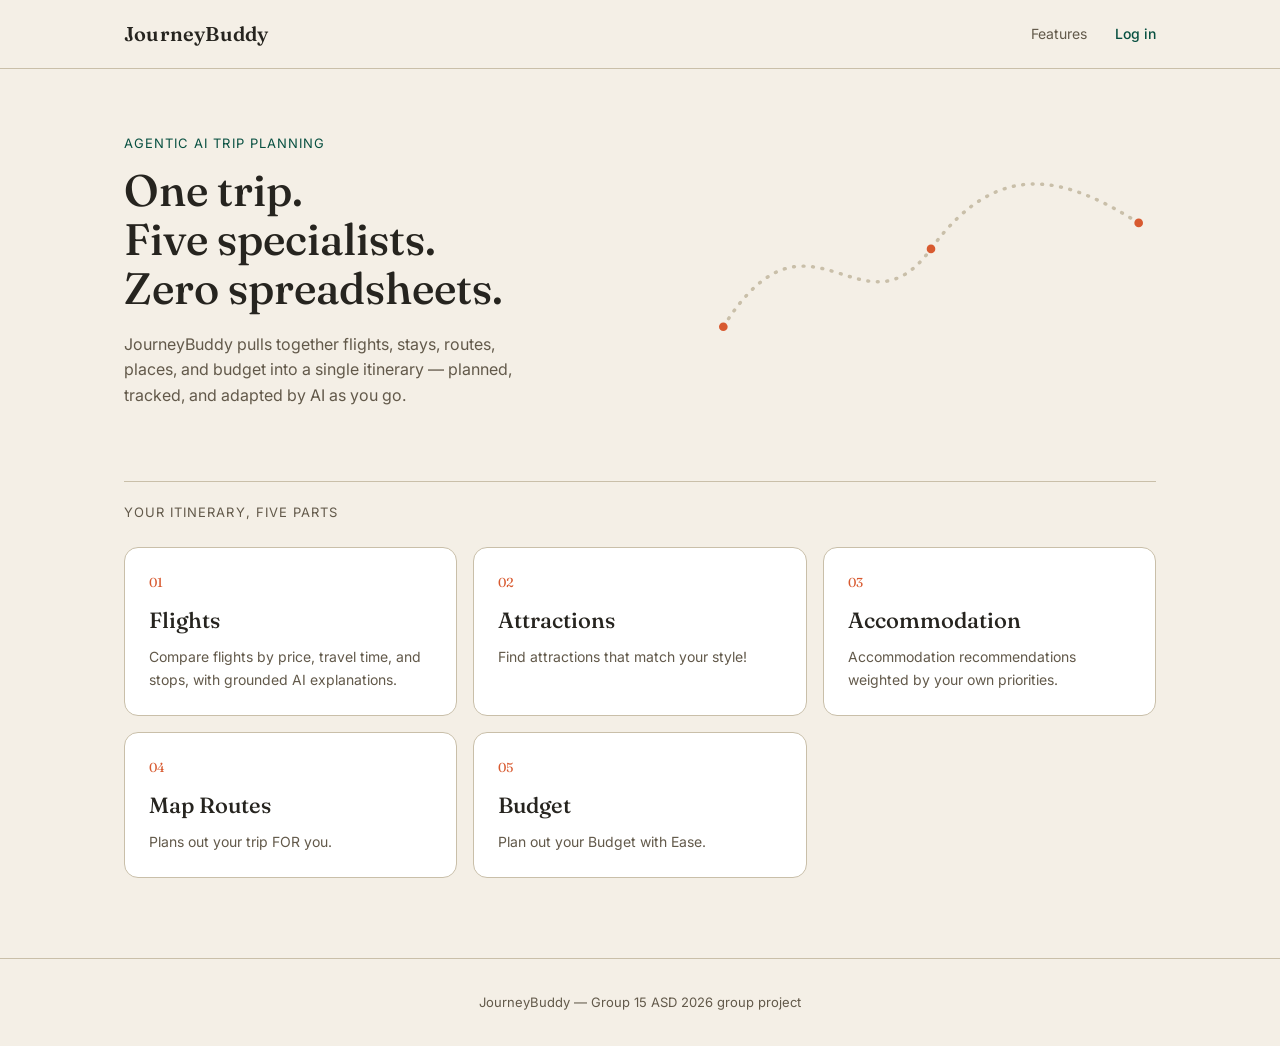
<file: shared/frontend/index.html>
<!DOCTYPE html>
<html lang="en">

<head>
  <meta charset="UTF-8">
  <meta name="viewport" content="width=device-width, initial-scale=1.0">
  <title>JourneyBuddy — Plan your trip with your personal AI Buddy</title>
  <link rel="preconnect" href="https://fonts.googleapis.com">
  <link rel="preconnect" href="https://fonts.gstatic.com" crossorigin>
  <link
    href="https://fonts.googleapis.com/css2?family=Fraunces:opsz,wght@9..144,400;9..144,500;9..144,600&family=Inter:wght@400;500;600&display=swap"
    rel="stylesheet">
  <link rel="stylesheet" href="css/style.css">
</head>

<body>

  <header class="topbar">
    <div class="topbar-inner">
      <span class="brand">JourneyBuddy</span>
      <nav class="topnav">
        <a href="#features">Features</a>
        <a href="login.html" id="auth-link" class="auth-link">Log in</a>

      </nav>
    </div>
  </header>

  <main>
    <section class="hero">
      <div class="hero-inner">
        <p class="eyebrow">Agentic AI trip planning</p>
        <h1>One trip.<br>Five specialists.<br>Zero spreadsheets.</h1>
        <p class="hero-sub">JourneyBuddy pulls together flights, stays, routes, places, and budget into a single
          itinerary —
          planned, tracked, and adapted by AI as you go.</p>
      </div>
      <div class="route-map" aria-hidden="true">
        <svg viewBox="0 0 520 220" width="100%" height="100%">
          <path d="M20,180 C120,20 180,200 260,90 S420,10 500,60" fill="none" stroke="var(--line)" stroke-width="4"
            stroke-dasharray="1 10" stroke-linecap="round" />
          <circle cx="20" cy="180" r="5" fill="var(--coral)" />
          <circle cx="260" cy="90" r="5" fill="var(--coral)" />
          <circle cx="500" cy="60" r="5" fill="var(--coral)" />
        </svg>
      </div>
    </section>

    <section class="features" id="features">
      <p class="section-label">Your itinerary, five parts</p>
      <div class="feature-grid">

        <a class="feature-card" href="http://localhost:3005" data-feature="flights" data-requires-login="true">
          <span class="card-index">01</span>
          <h2>Flights</h2>
          <p>Compare flights by price, travel time, and stops, with grounded AI explanations.</p>
        </a>


        <a class="feature-card" href="http://localhost:3004" data-feature="places" data-requires-login="true">
          <span class="card-index">02</span>
          <h2>Attractions</h2>
          <p>Find attractions that match your style!</p>
        </a>

        <a class="feature-card" href="http://localhost:3003" data-feature="stays" data-requires-login="true">
          <span class="card-index">03</span>
          <h2>Accommodation</h2>
          <p>Accommodation recommendations weighted by your own priorities.</p>
        </a>


        <a class="feature-card" href="http://localhost:3001" data-feature="routes" data-requires-login="true">
          <span class="card-index">04</span>
          <h2>Map Routes</h2>
          <p>Plans out your trip FOR you.</p>
        </a>

        <a class="feature-card" href="http://localhost:3002" data-feature="budget" data-requires-login="true">
          <span class="card-index">05</span>
          <h2>Budget</h2>
          <p>Plan out your Budget with Ease.</p>
        </a>

      </div>
    </section>
  </main>

  <footer class="site-footer">
    <p>JourneyBuddy — Group 15 ASD 2026 group project</p>
  </footer>

  <script src="js/main.js"></script>
</body>

</html>
</file>
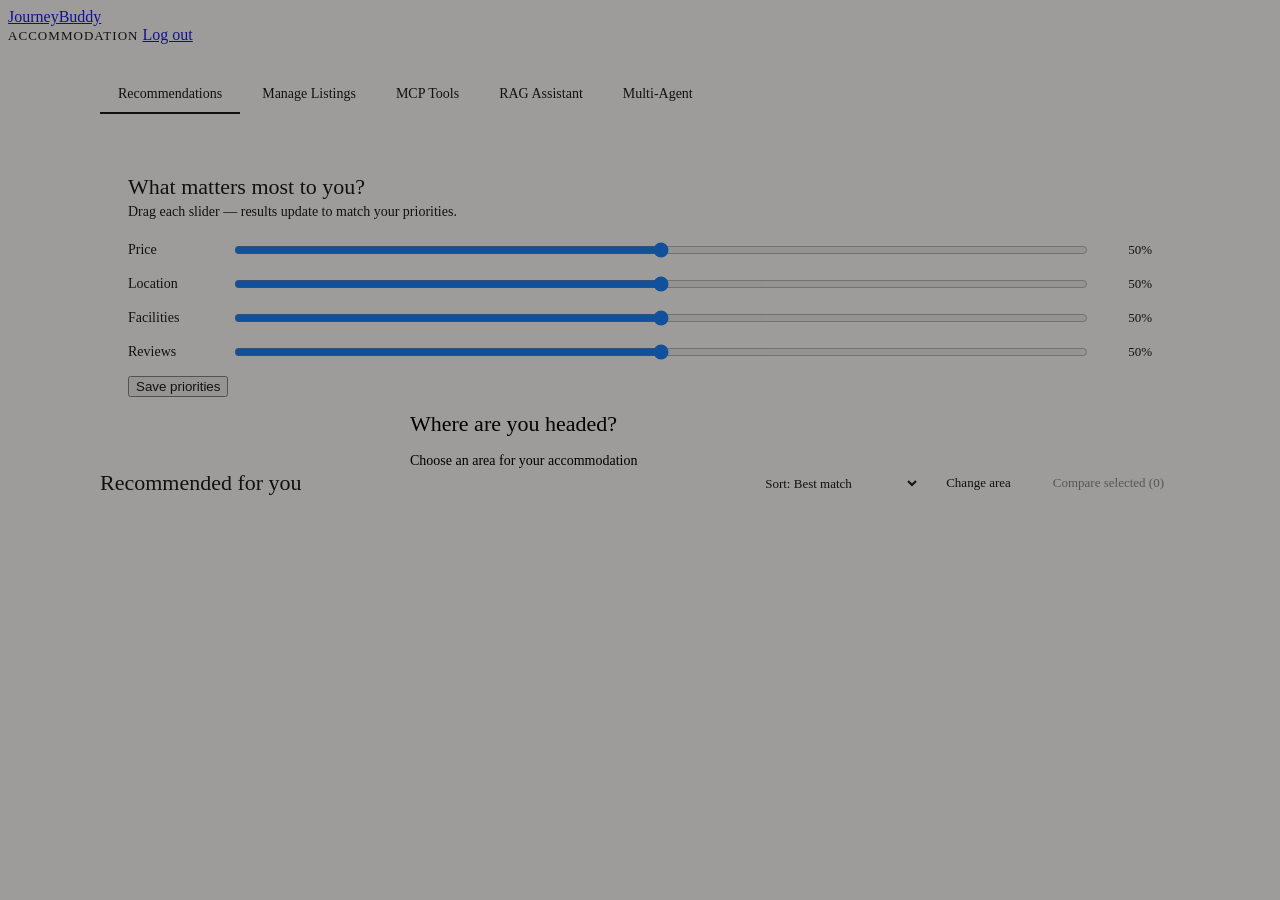
<file: student-RenzoRobin/frontend/index.html>
<!DOCTYPE html>
<html lang="en">

<head>
    <meta charset="UTF-8">
    <meta name="viewport" content="width=device-width, initial-scale=1.0">
    <title>JourneyBuddy — Accommodation</title>
    <link rel="preconnect" href="https://fonts.googleapis.com">
    <link rel="preconnect" href="https://fonts.gstatic.com" crossorigin>
    <link
        href="https://fonts.googleapis.com/css2?family=Fraunces:opsz,wght@9..144,400;9..144,500;9..144,600&family=Inter:wght@400;500;600&display=swap"
        rel="stylesheet">
    <link rel="stylesheet" href="http://localhost:3000/css/style.css">
    <link rel="stylesheet" href="./css/accommodation.css">
    <!-- <link rel="stylesheet" href="/css/accommodation.css"> -->
</head>

<body>

    <header class="topbar">
        <div class="topbar-inner">
            <a class="brand" href="http://localhost:3000">JourneyBuddy</a>
            <nav class="topnav">
                <span class="feature-label">Accommodation</span>
                <a href="#"
                    onclick="logOut(); window.location.href='http://localhost:3000/login.html'; return false;">Log
                    out</a>
            </nav>
        </div>
    </header>

    <main class="stays-main">

        <div class="tabs">
            <button class="tab-btn active" data-tab="recommend">Recommendations</button>
            <button class="tab-btn" data-tab="manage" id="manage-tab-btn">Manage Listings</button>
            <button class="tab-btn" data-tab="mcp" id="mcp-tab-btn">MCP Tools</button>
            <button class="tab-btn" data-tab="rag" id="rag-tab-btn">RAG Assistant</button>
            <button class="tab-btn" data-tab="multiagent" id="multiagent-tab-btn">Multi-Agent</button>
        </div>


        <div id="area-select-modal" class="modal-overlay">
            <div class="modal-box">
                <h2>Where are you headed?</h2>
                <p class="panel-sub">Choose an area for your accommodation</p>
                <div id="area-options" class="area-options"></div>
            </div>
        </div>

        <!-- ===================== RECOMMENDATIONS TAB ===================== -->
        <section id="tab-recommend" class="tab-panel active">

            <div class="priority-panel">
                <h2>What matters most to you?</h2>
                <p class="panel-sub">Drag each slider — results update to match your priorities.</p>

                <div class="slider-row">
                    <label for="w-price">Price</label>
                    <input type="range" id="w-price" min="0" max="100" value="50">
                    <span class="slider-val" id="w-price-val">50%</span>
                </div>
                <div class="slider-row">
                    <label for="w-location">Location</label>
                    <input type="range" id="w-location" min="0" max="100" value="50">
                    <span class="slider-val" id="w-location-val">50%</span>
                </div>
                <div class="slider-row">
                    <label for="w-facility">Facilities</label>
                    <input type="range" id="w-facility" min="0" max="100" value="50">
                    <span class="slider-val" id="w-facility-val">50%</span>
                </div>
                <div class="slider-row">
                    <label for="w-review">Reviews</label>
                    <input type="range" id="w-review" min="0" max="100" value="50">
                    <span class="slider-val" id="w-review-val">50%</span>
                </div>

                <button class="btn-primary" id="save-priorities">Save priorities</button>
            </div>

            <div class="results-header">
                <h2>Recommended for you</h2>
                <div class="results-controls">
                    <select id="sort-select">
                        <option value="score">Sort: Best match</option>
                        <option value="price">Sort: Price (low to high)</option>
                        <option value="rating">Sort: Rating</option>
                    </select>
                    <button class="btn-secondary" id="change-area-btn">Change area</button>
                    <button class="btn-secondary" id="compare-btn" disabled>Compare selected (0)</button>
                </div>
            </div>
            <p id="selected-area-label" class="panel-sub"></p>
            <div id="results-grid" class="results-grid"></div>

        </section>

        <!-- ===================== COMPARATOR (modal) ===================== -->
        <div id="compare-modal" class="modal-overlay" hidden>
            <div class="modal-box modal-wide">
                <button class="modal-close" id="compare-close">&times;</button>
                <h2>Compare stays</h2>
                <div id="compare-table-wrap"></div>
            </div>
        </div>

        <!-- ===================== DETAIL VIEW (modal) ===================== -->
        <div id="detail-modal" class="modal-overlay" hidden>
            <div class="modal-box">
                <button class="modal-close" id="detail-close">&times;</button>
                <div id="detail-content"></div>
            </div>
        </div>

        <!-- ===================== MANAGE LISTINGS TAB ===================== -->
        <section id="tab-manage" class="tab-panel">

            <div class="manage-header">
                <h2>Manage listings</h2>
                <button class="btn-primary" id="add-listing-btn">+ Add listing</button>
            </div>

            <table class="manage-table">
                <thead>
                    <tr>
                        <th>Name</th>
                        <th>City / Area</th>
                        <th>Rating</th>
                        <th>From</th>
                        <th></th>
                    </tr>
                </thead>
                <tbody id="manage-tbody"></tbody>
            </table>

        </section>

        <section id="tab-mcp" class="tab-panel">

            <div class="priority-panel">
                <h2>MCP Tools</h2>
                <p class="panel-sub">Run shared MCP tools against the accommodation data.</p>

                <div class="slider-row">
                    <label for="mcp-mode-toggle">MCP Enabled</label>
                    <input type="checkbox" id="mcp-mode-toggle" checked>
                    <span class="slider-val" id="mcp-mode-state">ON</span>
                </div>
            </div>

            <div class="results-header">
                <h2>Accommodations by City</h2>
            </div>
            <form id="mcp-city-form" class="listing-form-modal-fields">
                <input class="field-input" type="text" id="mcp_city_area" placeholder="e.g. Sydney" required>
                <button class="btn-primary" type="submit">Run Tool</button>
            </form>

            <div class="results-header">
                <h2>Accommodation Details</h2>
            </div>
            <form id="mcp-details-form" class="listing-form-modal-fields">
                <input class="field-input" type="number" id="mcp_accommodation_id" placeholder="Accommodation ID"
                    required>
                <button class="btn-primary" type="submit">Run Tool</button>
            </form>

            <div class="results-header">
                <h2>Result</h2>
            </div>
            <pre id="mcp-result" class="panel-sub">MCP tool responses will appear here.</pre>

        </section>

        <section id="tab-rag" class="tab-panel">

            <div class="priority-panel">
                <h2>RAG Assistant</h2>
                <p class="panel-sub">Ask grounded questions about accommodations. Answers cite their sources and show a
                    confidence category.</p>

                <div class="slider-row">
                    <label for="rag-mode-toggle">RAG Enabled</label>
                    <input type="checkbox" id="rag-mode-toggle" checked>
                    <span class="slider-val" id="rag-mode-state">ON</span>
                </div>
            </div>

            <div class="results-header">
                <h2>Refresh Knowledge Base</h2>
            </div>
            <form id="rag-refresh-form" class="listing-form-modal-fields">
                <button class="btn-secondary" type="submit">Refresh Corpus</button>
            </form>

            <div class="results-header">
                <h2>Ask a Question</h2>
            </div>
            <form id="rag-answer-form" class="listing-form-modal-fields">
                <input class="field-input" type="text" id="rag_question"
                    placeholder="e.g. What accommodations are in Kyoto?" required>
                <button class="btn-primary" type="submit">Ask</button>
            </form>

            <div class="results-header">
                <h2>Answer</h2>
            </div>
            <div id="rag-answer-box" class="panel-sub">Answers will appear here, with citations and a confidence
                category.</div>

            <div class="results-header">
                <h2>Raw Result</h2>
            </div>
            <pre id="rag-result" class="panel-sub">RAG tool responses will appear here.</pre>

        </section>

        <section id="tab-multiagent" class="tab-panel">

            <div class="priority-panel">
                <h2>Multi-Agent Review</h2>
                <p class="panel-sub">A Planner, Worker and Reviewer agent answer from MCP evidence. You make the
                    final decision.</p>

                <div class="slider-row">
                    <label for="multiagent-mode-toggle">Multi-Agent Enabled</label>
                    <input type="checkbox" id="multiagent-mode-toggle" checked>
                    <span class="slider-val" id="multiagent-mode-state">ON</span>
                </div>
            </div>

            <div class="results-header">
                <h2>Ask the Agents</h2>
            </div>
            <form id="multiagent-form" class="listing-form-modal-fields">
                <input class="field-input" type="text" id="multiagent_city"
                    placeholder="City / area for evidence, e.g. Kyoto" required>
                <input class="field-input" type="text" id="multiagent_question"
                    placeholder="e.g. Which stays include breakfast?" required>
                <button class="btn-primary" type="submit">Run Agents</button>
            </form>

            <div class="results-header">
                <h2>Agent Steps</h2>
            </div>
            <div id="multiagent-steps" class="panel-sub">Agent output will appear here.</div>

            <div id="multiagent-review" hidden>
                <div class="results-header">
                    <h2>Human Review</h2>
                </div>
                <input class="field-input" type="text" id="multiagent-note" placeholder="Optional note">
                <textarea class="field-input" id="multiagent-corrected" rows="3"
                    placeholder="Corrected answer (required for Correct)"></textarea>
                <div class="ma-decisions">
                    <button class="btn-primary" type="button" data-decision="accept">Accept</button>
                    <button class="btn-secondary" type="button" data-decision="partial">Partially accept</button>
                    <button class="btn-secondary" type="button" data-decision="correct">Correct</button>
                    <button class="btn-secondary" type="button" data-decision="reject">Reject</button>
                </div>
                <p id="multiagent-decision-status" class="panel-sub"></p>
            </div>

            <div class="results-header">
                <h2>Raw Result</h2>
            </div>
            <pre id="multiagent-result" class="panel-sub">Multi-Agent responses will appear here.</pre>

        </section>

        <!-- ===================== ADD/EDIT LISTING FORM (modal) ===================== -->
        <div id="listing-form-modal" class="modal-overlay" hidden>
            <div class="modal-box modal-wide">
                <button class="modal-close" id="listing-form-close">&times;</button>
                <h2 id="listing-form-title">Add listing</h2>
                <form id="listing-form">
                    <input type="hidden" id="f-id">

                    <label class="field-label" for="f-name">Name</label>
                    <input class="field-input" type="text" id="f-name" required>

                    <label class="field-label" for="f-city">City / area</label>
                    <input class="field-input" type="text" id="f-city" required>

                    <label class="field-label" for="f-desc">Description</label>
                    <textarea class="field-input" id="f-desc" rows="3"></textarea>

                    <label class="field-label" for="f-facilities">Facilities (comma-separated)</label>
                    <input class="field-input" type="text" id="f-facilities" placeholder="wifi, pool, parking">

                    <label class="field-label" for="f-price">Price per night ($)</label>
                    <input class="field-input" type="number" id="f-price" min="0" required>

                    <label class="field-label" for="f-rating">Average rating (0–5)</label>
                    <input class="field-input" type="number" id="f-rating" min="0" max="5" step="0.1" required>

                    <button class="btn-primary" type="submit">Save listing</button>
                </form>
                <div id="rooms-section" hidden>
                    <h3 class="rooms-heading">Rooms</h3>
                    <div id="rooms-list"></div>

                    <div class="room-add-row">
                        <input class="field-input" type="text" id="new-room-name" placeholder="Room name">
                        <div class="room-add-row-fields">
                            <input class="field-input" type="number" id="new-room-price" placeholder="Price/night"
                                min="0">
                            <input class="field-input" type="number" id="new-room-capacity" placeholder="Capacity"
                                min="1" value="2">
                            <input class="field-input" type="number" id="new-room-available" placeholder="Available"
                                min="0" value="1">
                            <button class="btn-secondary" id="add-room-btn" type="button">+ Add room</button>
                        </div>
                    </div>
                </div>
            </div>
        </div>

    </main>

    <script src="http://localhost:3000/js/main.js"></script>
    <script src="./js/accommodation.js"></script>
    <script src="./js/mcp.js"></script>
    <script src="./js/rag.js"></script>
    <script src="./js/multiagent.js"></script>
</body>

</html>
</file>
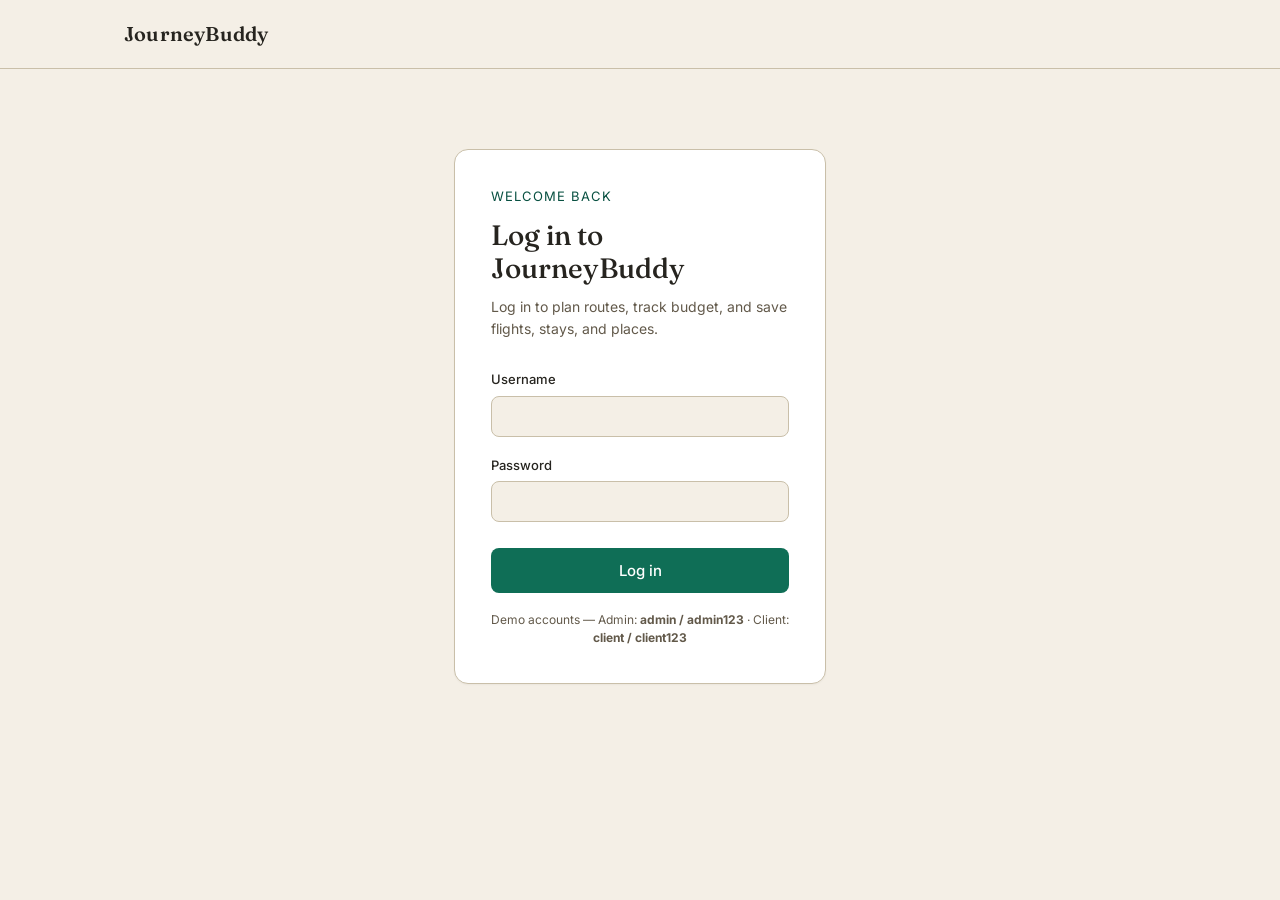
<file: shared/frontend/login.html>
<!DOCTYPE html>
<html lang="en">

<head>
    <meta charset="UTF-8">
    <meta name="viewport" content="width=device-width, initial-scale=1.0">
    <title>JourneyBuddy — Log in</title>
    <link rel="preconnect" href="https://fonts.googleapis.com">
    <link rel="preconnect" href="https://fonts.gstatic.com" crossorigin>
    <link
        href="https://fonts.googleapis.com/css2?family=Fraunces:opsz,wght@9..144,400;9..144,500;9..144,600&family=Inter:wght@400;500;600&display=swap"
        rel="stylesheet">
    <link rel="stylesheet" href="css/style.css">
</head>

<body>

    <header class="topbar">
        <div class="topbar-inner">
            <a class="brand" href="index.html">JourneyBuddy</a>
        </div>
    </header>

    <main class="login-main">
        <form class="login-card" id="login-form">
            <p class="eyebrow">Welcome back</p>
            <h1 class="login-title">Log in to JourneyBuddy</h1>
            <p class="login-sub">Log in to plan routes, track budget, and save flights, stays, and places.</p>

            <label class="field-label" for="username">Username</label>
            <input class="field-input" type="text" id="username" name="username" autocomplete="username" required>

            <label class="field-label" for="password">Password</label>
            <input class="field-input" type="password" id="password" name="password" autocomplete="current-password"
                required>

            <p class="field-error" id="login-error" hidden>Invalid username or password.</p>

            <button class="btn-primary" type="submit">Log in</button>
            <p class="login-note">Demo accounts — Admin: <strong>admin / admin123</strong> · Client: <strong>client /
                    client123</strong></p>
        </form>
    </main>

    <script src="js/main.js"></script>
</body>

</html>
</file>
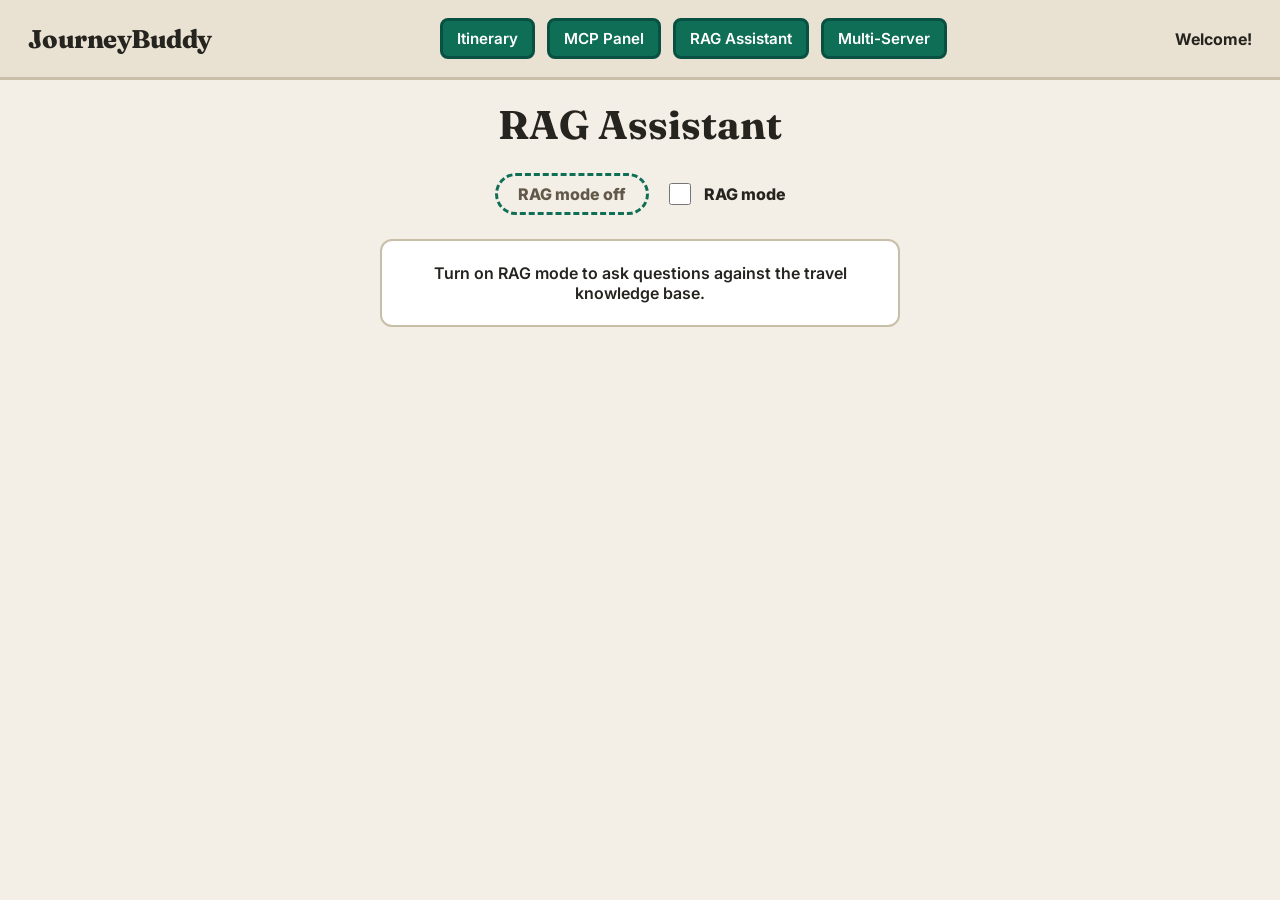
<file: student-AlvindhoEdlyn/frontend/rag_frontend.html>
<!DOCTYPE html>
<html lang="en">

<head>
  <meta charset="UTF-8">
  <meta name="viewport" content="width=device-width, initial-scale=1.0">
  <title>JourneyBuddy — RAG MODE</title>
  <link rel="stylesheet" href="css/style.css">
</head>

<body>

<header class="app-header">
    <div class="brand">
        <a href="http://localhost:3000">JourneyBuddy</a>
    </div>

    <!-- Navigation Links -->
    <nav class="nav-menu">
        <a href="/" class="nav-link-btn">Itinerary</a>
        <a href="/mcp_frontend.html" class="nav-link-btn">MCP Panel</a>
        <a href="/rag_frontend.html" class="nav-link-btn">RAG Assistant</a>
        <a href="/multi_server_frontend.html" class="nav-link-btn">Multi-Server</a>
    </nav>

    <div class="user-area">
        <span>Welcome!</span>
    </div>
</header>

<main>
  <h1 class="title">RAG Assistant</h1>

  <div class="mcp-bar">
    <span id="ragStatus" class="mcp-status off">RAG mode off</span>
    <label class="mcp-switch">
      <input type="checkbox" id="ragToggle" role="switch">
      RAG mode
    </label>
    <button type="button" id="ragRefresh" class="btn mcp-run" hidden>Refresh corpus</button>
  </div>

  <p id="ragOffNote" class="mcp-off-note">Turn on RAG mode to ask questions against the travel knowledge base.</p>

  <section id="ragPanel" hidden>
    <div class="plan-frame">
      <div class="mcp-tool">
        <h2>Ask a question</h2>
        <p class="mcp-desc">Retrieves the top 5 most relevant context chunks for your question.</p>

        <div class="mcp-fields">
          <label class="mcp-field" style="flex: 1; min-width: 280px;">
            Question *
            <input type="text" id="ragQuestion" placeholder="e.g. What can I do in Bondi Beach if it's raining?">
          </label>
        </div>

        <button type="button" id="ragSearchBtn" class="btn mcp-run">Search</button>

        <pre id="ragOut" class="mcp-out"></pre>
        <div id="ragMeta" class="mcp-meta"></div>
      </div>
    </div>

    <h2 class="mcp-log-title">Call log</h2>
    <ul id="ragLog" class="mcp-log"><li>No calls yet.</li></ul>
  </section>
</main>

<script src="http://localhost:3000/js/main.js"></script>
<script src="js/rag_script.js"></script>
</body>
</html>
</file>
<file: shared/frontend/css/style.css>
:root {
    --sand: #F4EFE6;
    --sand-deep: #E9E1D2;
    --ink: #26241F;
    --ink-soft: #62594A;
    --teal: #0F6E56;
    --teal-deep: #085041;
    --coral: #D85A30;
    --line: #C9BFA9;
    --card-bg: #FFFFFF;
    --radius: 14px;
    --font-display: "Fraunces", serif;
    --font-body: "Inter", -apple-system, BlinkMacSystemFont, sans-serif;
}

* {
    box-sizing: border-box;
}

body {
    margin: 0;
    background: var(--sand);
    color: var(--ink);
    font-family: var(--font-body);
    line-height: 1.6;
}

a {
    color: inherit;
    text-decoration: none;
}

/* Topbar */
.topbar {
    border-bottom: 1px solid var(--line);
    background: var(--sand);
    position: sticky;
    top: 0;
    z-index: 10;
}

.topbar-inner {
    max-width: 1080px;
    margin: 0 auto;
    padding: 18px 24px;
    display: flex;
    align-items: center;
    justify-content: space-between;
}

.brand {
    font-family: var(--font-display);
    font-weight: 600;
    font-size: 20px;
    letter-spacing: 0.01em;
}

.topnav {
    display: flex;
    align-items: center;
}

.topnav a {
    margin-left: 28px;
    font-size: 14px;
    color: var(--ink-soft);
}

.topnav a:hover {
    color: var(--teal-deep);
}

.auth-link {
    color: var(--teal-deep) !important;
    font-weight: 500;
}

/* Hero */
.hero {
    max-width: 1080px;
    margin: 0 auto;
    padding: 64px 24px 40px;
    display: grid;
    grid-template-columns: 1.1fr 0.9fr;
    gap: 32px;
    align-items: center;
}

.eyebrow {
    font-size: 13px;
    text-transform: uppercase;
    letter-spacing: 0.08em;
    color: var(--teal-deep);
    margin: 0 0 12px;
}

.hero h1 {
    font-family: var(--font-display);
    font-weight: 500;
    font-size: 44px;
    line-height: 1.12;
    margin: 0 0 18px;
}

.hero-sub {
    font-size: 16px;
    color: var(--ink-soft);
    max-width: 42ch;
    margin: 0;
}

.route-map {
    min-height: 200px;
}

/* Features */
.features {
    max-width: 1080px;
    margin: 0 auto;
    padding: 20px 24px 80px;
}

.section-label {
    font-size: 13px;
    text-transform: uppercase;
    letter-spacing: 0.08em;
    color: var(--ink-soft);
    border-top: 1px solid var(--line);
    padding-top: 20px;
    margin-bottom: 24px;
}

.feature-grid {
    display: grid;
    grid-template-columns: repeat(3, 1fr);
    gap: 16px;
}

.feature-card {
    background: var(--card-bg);
    border: 1px solid var(--line);
    border-radius: var(--radius);
    padding: 24px;
    display: block;
    transition: border-color 0.15s ease, transform 0.15s ease;
}

.feature-card:hover {
    border-color: var(--teal);
    transform: translateY(-2px);
}

.card-index {
    font-family: var(--font-display);
    font-size: 13px;
    color: var(--coral);
    display: block;
    margin-bottom: 10px;
}

.feature-card h2 {
    font-family: var(--font-display);
    font-weight: 500;
    font-size: 22px;
    margin: 0 0 8px;
}

.feature-card p {
    font-size: 14px;
    color: var(--ink-soft);
    margin: 0;
}

/* Footer */
.site-footer {
    border-top: 1px solid var(--line);
    padding: 20px 24px;
    text-align: center;
    font-size: 13px;
    color: var(--ink-soft);
}

/* ===================== Login page ===================== */
.login-main {
    max-width: 420px;
    margin: 0 auto;
    padding: 80px 24px;
    display: block;
}

.login-card {
    background: var(--card-bg);
    border: 1px solid var(--line);
    border-radius: var(--radius);
    padding: 36px;
    box-shadow: 0 1px 2px rgba(38, 36, 31, 0.04);
}

.login-title {
    font-family: var(--font-display);
    font-weight: 500;
    font-size: 28px;
    line-height: 1.2;
    margin: 4px 0 10px;
}

.login-sub {
    font-size: 14px;
    color: var(--ink-soft);
    margin: 0 0 28px;
}

.field-label {
    display: block;
    width: 100%;
    font-size: 13px;
    font-weight: 500;
    color: var(--ink);
    margin: 18px 0 6px;
}

.login-card .field-label:first-of-type {
    margin-top: 0;
}

.field-input {
    display: block;
    width: 100%;
    padding: 11px 14px;
    border: 1px solid var(--line);
    border-radius: 8px;
    font-family: var(--font-body);
    font-size: 14px;
    background: var(--sand);
    color: var(--ink);
}

.field-input:focus-visible {
    outline: 2px solid var(--teal);
    outline-offset: 1px;
    border-color: var(--teal);
}

.field-error {
    color: #B3341C;
    font-size: 13px;
    margin: 10px 0 0;
}

.btn-primary {
    display: block;
    width: 100%;
    margin-top: 26px;
    padding: 13px;
    border: none;
    border-radius: 8px;
    background: var(--teal);
    color: #FFFFFF;
    font-family: var(--font-body);
    font-size: 15px;
    font-weight: 500;
    cursor: pointer;
}

.btn-primary:hover {
    background: var(--teal-deep);
}

.login-note {
    font-size: 12px;
    color: var(--ink-soft);
    margin: 18px 0 0;
    text-align: center;
    line-height: 1.5;
}

/* Focus visibility */
a:focus-visible {
    outline: 2px solid var(--teal);
    outline-offset: 2px;
}

/* Responsive */
@media (max-width: 860px) {
    .hero {
        grid-template-columns: 1fr;
    }

    .feature-grid {
        grid-template-columns: 1fr 1fr;
    }
}

@media (max-width: 560px) {
    .hero h1 {
        font-size: 32px;
    }

    .feature-grid {
        grid-template-columns: 1fr;
    }

    .login-main {
        padding: 40px 20px;
    }

    .login-card {
        padding: 24px;
    }
}

@media (prefers-reduced-motion: reduce) {
    .feature-card {
        transition: none;
    }
}
</file>
<file: student-RenzoRobin/frontend/css/accommodation.css>
/* ==========================================================
   Stays (Accommodation Recommender) — feature-specific styles
   Load this AFTER css/style.css (the shared Wayfare theme).
   ========================================================== */

.feature-label {
    font-size: 13px;
    text-transform: uppercase;
    letter-spacing: 0.08em;
    color: var(--ink-soft);
}

.stays-main {
    max-width: 1080px;
    margin: 0 auto;
    padding: 32px 24px 80px;
}

/* Tabs */
.tabs {
    display: flex;
    gap: 4px;
    border-bottom: 1px solid var(--line);
    margin-bottom: 32px;
}

.tab-btn {
    background: none;
    border: none;
    padding: 10px 18px;
    font-family: var(--font-body);
    font-size: 14px;
    font-weight: 500;
    color: var(--ink-soft);
    cursor: pointer;
    border-bottom: 2px solid transparent;
}

.tab-btn.active {
    color: var(--teal-deep);
    border-bottom-color: var(--teal);
}

.tab-panel {
    display: none;
}

.tab-panel.active {
    display: block;
}

/* Ask AI panel */
.ask-panel {
    background: var(--card-bg);
    border: 1px solid var(--line);
    border-radius: var(--radius);
    padding: 28px;
    margin-bottom: 40px;
}

.ask-panel h2 {
    font-family: var(--font-display);
    font-weight: 500;
    font-size: 22px;
    margin: 0 0 4px;
}

.ask-row {
    display: flex;
    gap: 10px;
    margin-top: 16px;
}

.ask-row .field-input {
    flex: 1;
    margin: 0;
}

.ask-response {
    margin-top: 14px;
    font-size: 14px;
    color: var(--ink-soft);
    line-height: 1.6;
}

.ask-response.loading {
    font-style: italic;
}

.explain-box {
    margin-top: 14px;
    padding: 12px 14px;
    background: var(--sand);
    border-radius: 8px;
    font-size: 13px;
    color: var(--ink-soft);
}

/* Priority panel */
.priority-panel {
    background: var(--card-bg);
    border: 1px solid var(--line);
    border-radius: var(--radius);
    padding: 28px;
    margin-bottom: 40px;
}

.priority-panel h2 {
    font-family: var(--font-display);
    font-weight: 500;
    font-size: 22px;
    margin: 0 0 4px;
}

.panel-sub {
    font-size: 14px;
    color: var(--ink-soft);
    margin: 0 0 20px;
}

.slider-row {
    display: grid;
    grid-template-columns: 90px 1fr 48px;
    align-items: center;
    gap: 14px;
    margin-bottom: 14px;
}

.slider-row label {
    font-size: 14px;
    font-weight: 500;
}

.slider-row input[type="range"] {
    accent-color: var(--teal);
}

.slider-val {
    font-size: 13px;
    color: var(--ink-soft);
    text-align: right;
}

.btn-secondary {
    padding: 10px 16px;
    border: 1px solid var(--line);
    border-radius: 8px;
    background: var(--card-bg);
    color: var(--ink);
    font-family: var(--font-body);
    font-size: 13px;
    cursor: pointer;
}

.btn-secondary:disabled {
    opacity: 0.5;
    cursor: not-allowed;
}

.btn-secondary:not(:disabled):hover {
    border-color: var(--teal);
}

/* Results */
.results-header {
    display: flex;
    align-items: center;
    justify-content: space-between;
    margin-bottom: 18px;
    flex-wrap: wrap;
    gap: 12px;
}

.results-header h2 {
    font-family: var(--font-display);
    font-weight: 500;
    font-size: 22px;
    margin: 0;
}

.results-controls {
    display: flex;
    gap: 10px;
    align-items: center;
}

select {
    padding: 9px 12px;
    border: 1px solid var(--line);
    border-radius: 8px;
    background: var(--card-bg);
    font-family: var(--font-body);
    font-size: 13px;
}

.results-grid {
    display: grid;
    grid-template-columns: repeat(3, 1fr);
    gap: 16px;
}

.stay-card {
    background: var(--card-bg);
    border: 1px solid var(--line);
    border-radius: var(--radius);
    padding: 18px;
    cursor: pointer;
    transition: border-color 0.15s ease, transform 0.15s ease;
}

.stay-card:hover {
    border-color: var(--teal);
    transform: translateY(-2px);
}

.stay-card-top {
    display: flex;
    justify-content: space-between;
    align-items: flex-start;
    margin-bottom: 6px;
}

.stay-score {
    background: var(--teal);
    color: #fff;
    font-size: 12px;
    font-weight: 600;
    padding: 3px 9px;
    border-radius: 999px;
}

.stay-card h3 {
    font-family: var(--font-display);
    font-weight: 500;
    font-size: 18px;
    margin: 0 0 2px;
}

.stay-city {
    font-size: 13px;
    color: var(--ink-soft);
    margin: 0 0 10px;
}

.stay-meta {
    display: flex;
    justify-content: space-between;
    font-size: 13px;
    color: var(--ink-soft);
    margin-bottom: 10px;
}

.stay-facilities {
    display: flex;
    flex-wrap: wrap;
    gap: 6px;
}

.chip {
    font-size: 11px;
    background: var(--sand);
    border: 1px solid var(--line);
    border-radius: 999px;
    padding: 3px 9px;
    color: var(--ink-soft);
}

.compare-check {
    margin-top: 12px;
    display: flex;
    align-items: center;
    gap: 6px;
    font-size: 13px;
}

/* Modals */
.modal-overlay {
    position: fixed;
    inset: 0;
    background: rgba(38, 36, 31, 0.45);
    display: flex;
    align-items: center;
    justify-content: center;
    z-index: 100;
    padding: 20px;
}

.modal-overlay[hidden] {
    display: none !important;
}

.modal-box {
    background: var(--card-bg);
    border-radius: var(--radius);
    padding: 28px;
    max-width: 460px;
    width: 100%;
    max-height: 85vh;
    overflow-y: auto;
    position: relative;
}

.modal-wide {
    max-width: 760px;
}

.modal-close {
    position: absolute;
    top: 14px;
    right: 16px;
    background: none;
    border: none;
    font-size: 22px;
    cursor: pointer;
    color: var(--ink-soft);
    line-height: 1;
}

.modal-box h2 {
    font-family: var(--font-display);
    font-weight: 500;
    font-size: 22px;
    margin: 0 0 16px;
}

/* Detail view */
.detail-city {
    color: var(--ink-soft);
    font-size: 14px;
    margin: -8px 0 14px;
}

.detail-section {
    margin-top: 18px;
}

.detail-section h4 {
    font-size: 13px;
    text-transform: uppercase;
    letter-spacing: 0.06em;
    color: var(--ink-soft);
    margin: 0 0 8px;
}

.room-row {
    display: flex;
    justify-content: space-between;
    padding: 8px 0;
    border-bottom: 1px solid var(--line);
    font-size: 14px;
}

/* Comparator table */
.compare-table {
    width: 100%;
    border-collapse: collapse;
}

.compare-table th,
.compare-table td {
    text-align: left;
    padding: 10px 12px;
    border-bottom: 1px solid var(--line);
    font-size: 14px;
}

.compare-table th {
    color: var(--ink-soft);
    font-weight: 500;
    font-size: 12px;
    text-transform: uppercase;
}

/* Manage listings */
.manage-header {
    display: flex;
    justify-content: space-between;
    align-items: center;
    margin-bottom: 18px;
}

.manage-header h2 {
    font-family: var(--font-display);
    font-weight: 500;
    font-size: 22px;
    margin: 0;
}

.manage-table {
    width: 100%;
    border-collapse: collapse;
    background: var(--card-bg);
    border: 1px solid var(--line);
    border-radius: var(--radius);
    overflow: hidden;
}

.manage-table th,
.manage-table td {
    text-align: left;
    padding: 12px 16px;
    border-bottom: 1px solid var(--line);
    font-size: 14px;
}

.manage-table th {
    background: var(--sand);
    font-size: 12px;
    text-transform: uppercase;
    color: var(--ink-soft);
}

.manage-table tr:last-child td {
    border-bottom: none;
}

.row-actions button {
    background: none;
    border: none;
    cursor: pointer;
    font-size: 13px;
    color: var(--teal-deep);
    margin-right: 10px;
}

.row-actions .delete-btn {
    color: #B3341C;
}

#listing-form .btn-primary {
    margin-top: 20px;
    width: 100%;
}

.area-options {
    display: flex;
    flex-wrap: wrap;
    gap: 10px;
    margin-top: 8px;
}

.area-option-btn {
    padding: 10px 18px;
    border: 1px solid var(--line);
    border-radius: 999px;
    background: var(--card-bg);
    font-family: var(--font-body);
    font-size: 14px;
    cursor: pointer;
}

.area-option-btn:hover {
    border-color: var(--teal);
    color: var(--teal-deep);
}

.area-option-btn.selected {
    background: var(--teal);
    color: #fff;
    border-color: var(--teal);
}

.rooms-heading {
    font-family: var(--font-display);
    font-weight: 500;
    font-size: 17px;
    margin: 24px 0 10px;
    border-top: 1px solid var(--line);
    padding-top: 18px;
}

.room-item {
    display: flex;
    flex-direction: column;
    gap: 8px;
    padding: 12px;
    margin-bottom: 10px;
    border: 1px solid var(--line);
    border-radius: 8px;
    font-size: 14px;
}

.room-item-row1 {
    display: flex;
    align-items: center;
    gap: 10px;
}

.room-item-row1 .room-item-name {
    flex: 1;
    font-weight: 500;
}

.room-item-row2 {
    display: grid;
    grid-template-columns: 1fr 1fr 1fr auto;
    gap: 8px;
    align-items: center;
}

.room-item-row2 label {
    font-size: 11px;
    color: var(--ink-soft);
    display: block;
    margin-bottom: 2px;
}

.room-item input {
    padding: 7px 9px;
    border: 1px solid var(--line);
    border-radius: 6px;
    font-size: 13px;
    width: 100%;
}

.room-item-actions {
    display: flex;
    gap: 10px;
    justify-content: flex-end;
}

.room-item-actions button {
    background: none;
    border: none;
    cursor: pointer;
    font-size: 13px;
    color: var(--teal-deep);
    padding: 4px 0;
}

.room-item-actions .delete-room-btn {
    color: #B3341C;
}

/* Add-room row: 2 lines too — name on top, rest below */
.room-add-row {
    display: flex;
    flex-direction: column;
    gap: 8px;
    margin-top: 12px;
    padding: 12px;
    border: 1px dashed var(--line);
    border-radius: 8px;
}

.room-add-row-fields {
    display: grid;
    grid-template-columns: 1fr 1fr 1fr auto;
    gap: 8px;
    align-items: center;
}

.room-add-row .field-input {
    margin: 0;
}

.compare-room-list {
    margin: 0;
    padding-left: 16px;
    font-size: 13px;
    line-height: 1.5;
}

@media (max-width: 640px) {

    .room-item-row2,
    .room-add-row-fields {
        grid-template-columns: 1fr 1fr;
    }
}

@media (max-width: 860px) {
    .results-grid {
        grid-template-columns: 1fr 1fr;
    }
}

@media (max-width: 560px) {
    .results-grid {
        grid-template-columns: 1fr;
    }

    .results-header {
        flex-direction: column;
        align-items: flex-start;
    }
}

/* ===================== MULTI-AGENT TAB ===================== */

/* toggle row: the slider grid squeezes the label, so use a simple flex row */
#tab-multiagent .slider-row {
    display: flex;
    align-items: center;
    gap: 12px;
}

#tab-multiagent .slider-row label {
    white-space: nowrap;
}

#tab-multiagent .slider-val {
    width: auto;
    min-width: 0;
}

/* section spacing: the panel already has its own bottom margin */
#tab-multiagent .results-header {
    margin-top: 32px;
}

#tab-multiagent .priority-panel+.results-header {
    margin-top: 0;
}

/* ask form */
#multiagent-form {
    display: flex;
    flex-direction: column;
    gap: 12px;
}

#multiagent-form .field-input {
    width: 100%;
    box-sizing: border-box;
    margin: 0;
}

/* summary lines and warnings */
.ma-meta {
    margin: 0 0 6px;
}

.ma-warning {
    margin: 8px 0 14px;
    padding: 10px 14px;
    border-radius: 8px;
    background: #fff4dc;
    color: #7a4b00;
    font-size: 13px;
}

/* one card per agent, styled like the stay cards */
.ma-step {
    background: var(--card-bg);
    border: 1px solid var(--line);
    border-radius: var(--radius);
    padding: 18px 20px;
    margin: 0 0 14px;
}

.ma-step h3 {
    display: flex;
    align-items: center;
    gap: 10px;
    margin: 0 0 10px;
    font-family: var(--font-display);
    font-weight: 500;
    font-size: 18px;
}

.ma-step pre,
#multiagent-result {
    margin: 0;
    font-size: 13px;
    line-height: 1.55;
    white-space: pre-wrap;
    overflow-wrap: anywhere;
    word-break: break-word;
}

.ma-checks-title {
    margin: 14px 0 4px;
    font-size: 12px;
    font-weight: 600;
    text-transform: uppercase;
    letter-spacing: 0.06em;
    color: var(--ink-soft);
}

.ma-step ul {
    margin: 4px 0 0;
    padding-left: 20px;
    font-size: 13px;
    line-height: 1.5;
}

.ma-badge {
    padding: 3px 10px;
    border: 1px solid var(--line);
    border-radius: 999px;
    background: var(--sand);
    color: var(--teal-deep);
    font-family: var(--font-body);
    font-size: 11px;
    font-weight: 600;
    letter-spacing: 0.05em;
    text-transform: uppercase;
}

.ma-badge-fallback {
    background: #fff0d1;
    border-color: #f0d9a6;
    color: #7a4b00;
}

/* human review */
#multiagent-review {
    display: flex;
    flex-direction: column;
    gap: 12px;
}

#multiagent-review[hidden] {
    display: none;
}

#multiagent-review .results-header {
    margin-bottom: 0;
}

#multiagent-review .field-input {
    width: 100%;
    box-sizing: border-box;
    margin: 0;
}

#multiagent-review textarea {
    resize: vertical;
}

.ma-decisions {
    display: flex;
    flex-wrap: wrap;
    gap: 10px;
}

#tab-multiagent .ma-decisions button {
    flex: 1 1 140px;
    width: auto;
    margin: 0;
    padding: 12px 16px;
    font-size: 14px;
}

#multiagent-decision-status {
    margin: 0;
}

.ma-model {
    margin-left: auto;
    font-family: var(--font-body);
    font-size: 12px;
    font-weight: 400;
    color: var(--ink-soft);
}
</file>
<file: student-AlvindhoEdlyn/frontend/css/style.css>
@import url("https://fonts.googleapis.com/css2?family=Fraunces:opsz,wght@9..144,400;9..144,500;9..144,600&family=Inter:wght@400;500;600&display=swap");
:root {
    /* Palette from the sand / teal / coral theme */
    --sand: #F4EFE6;
    --sand-deep: #E9E1D2;
    --ink: #26241F;
    --ink-soft: #62594A;
    --teal: #0F6E56;
    --teal-deep: #085041;
    --coral: #5e1916;
    --coral-soft: #F0C4AE;
    --line: #C9BFA9;

    /* Existing variable names, remapped */
    --header-bg: var(--sand-deep);
    --page-bg: var(--sand);
    --card-frame: var(--teal);
    --card-face: #FFFFFF;
    --panel-bg: #E3D9C6;
    --panel-face: #FFFFFF;
    --panel-header: var(--teal-deep);
    --modal-bg: #EFE8DA;
    --modal-face: #FFFFFF;
    --radius-lg: 18px;
    --radius-md: 12px;
    --border-w: 3px;
    --font-display: "Fraunces", serif;
    --font-body: "Inter", -apple-system, BlinkMacSystemFont, sans-serif;
}

* {
    box-sizing: border-box;
}

[hidden] {
    display: none !important;
}

body {
    margin: 0;
    font-family: var(--font-body);
    color: var(--ink);
    background: var(--page-bg);
    min-height: 100vh;
}

/* ---------- Header ---------- */
header.app-header {
    display: flex;
    align-items: center;
    justify-content: space-between;
    background: var(--header-bg);
    padding: 18px 28px;
    border-bottom: var(--border-w) solid var(--line);
}

.app-header .brand {
    font-size: 1.6rem;
    font-weight: 800;
    letter-spacing: -0.02em;
}

.app-header .brand a {
    color: inherit;
    text-decoration: none;
}

h1, h2, .brand, .brand a {
    font-family: var(--font-display);
}

/* Navigation Menu */
.app-header .nav-menu {
    display: flex;
    gap: 12px;
    align-items: center;
}

.nav-link-btn {
    text-decoration: none;
    padding: 8px 14px;
    background: var(--card-frame, #f0f0f0);
    border: var(--border-w) solid var(--teal-deep);
    border-radius: 8px;
    color: #fff;
    font-size: 0.95rem;
    font-weight: 600;
    transition: transform 0.15s ease, background 0.15s ease;
}

.nav-link-btn:hover {
    transform: translateY(-2px);
    background: var(--teal-deep);
}

/* User Area & Avatar */
.app-header .user-area {
    display: flex;
    align-items: center;
    gap: 14px;
    font-weight: 700;
}

.avatar-btn {
    width: 46px;
    height: 46px;
    border-radius: 10px;
    background: var(--card-frame);
    border: var(--border-w) solid var(--teal-deep);
    display: flex;
    align-items: center;
    justify-content: center;
    cursor: pointer;
    font-size: 1.2rem;
    color: #fff;
    transition: transform 0.15s ease;
}

.avatar-btn:hover {
    transform: translateY(-2px);
}

.avatar-btn:focus-visible {
    outline: 3px solid var(--ink);
    outline-offset: 2px;
}
/* ---------- Itinerary page layout ---------- */
.itinerary-title,
main h1 {
    text-align: center;
    font-size: 3.4rem;
    margin: 28px 0 24px;
}

main {
    padding: 0 27px 40px;
}

h1.title {
    text-align: center;
    font-size: 2.5rem;
    margin: 20px 0 24px;
}

.plan-frame {
    background: var(--card-frame);
    border: var(--border-w) solid var(--teal-deep);
    border-radius: 26px;
    padding: 30px 20px;
    max-width: 1400px;
    margin: 0 auto;
    overflow: hidden;   /* keeps the cards inside the green box */
}

/* the row scrolls inside the frame's padding */
.plan-frame .day-row {
    overflow-x: auto;
    padding-bottom: 12px;
}
/* ---------- plan-frame states ---------- */
.frame-state {
    min-height: 308px;
    display: flex;
    align-items: center;
    justify-content: center;
}

.empty-line {
    text-align: center;
    color: #fff;
    font-weight: 800;
    font-size: 1.3rem;
    margin: 4px 0;
}

.inset-card {
    background: var(--card-face);
    border: 2px solid var(--line);
    border-radius: var(--radius-md);
    padding: 34px 42px;
    text-align: center;
    max-width: 420px;
    width: 100%;
    height: 400px;
}

.inset-card h2 {
    margin: 0 0 10px;
    font-size: 1.6rem;
}

.inset-card p {
    margin: 0 0 22px;
    font-weight: 600;
    color: var(--ink-soft);
}

.inset-card h2.underline {
    text-decoration: underline;
    text-decoration-color: var(--coral);
    text-underline-offset: 4px;
    margin-bottom: 22px;
}

.form-card {
    text-align: left;
    max-width: 460px;
    position: fixed;
    top: 50%;
    left: 50%;
    transform: translate(-50%, -50%);
    z-index: 100;
}

.form-card h2 {
    text-align: center;
}

.field-row,
.field-column {
    display: flex;
    align-items: center;
    justify-content: space-between;
    gap: 14px;
    margin-bottom: 16px;
    font-weight: 700;
}

.field-column {
    flex-direction: column;
    align-items: stretch;
}

.field-column span {
    margin-bottom: 6px;
}

.optional {
    font-weight: 500;
    font-style: italic;
    color: var(--ink-soft);
}

.field-row input[type="number"],
.field-row select {
    border: 2px solid var(--line);
    border-radius: 8px;
    padding: 8px 10px;
    font: inherit;
    font-weight: 700;
    width: 90px;
    background: var(--sand);
    color: var(--ink);
}

.field-row select {
    width: auto;
    min-width: 140px;
}

.field-column textarea {
    border: 2px solid var(--line);
    border-radius: 8px;
    padding: 10px;
    font: inherit;
    resize: vertical;
    background: var(--sand);
    color: var(--ink);
}

.field-row input:focus-visible,
.field-row select:focus-visible,
.field-column textarea:focus-visible {
    outline: 2px solid var(--teal);
    outline-offset: 1px;
    border-color: var(--teal);
}

.form-card .btn {
    display: block;
    width: 100%;
    margin-top: 6px;
}

a.btn {
    display: inline-block;
    text-decoration: none;
}

.day-row {
    display: flex;
    gap: 16px;
    overflow-x: auto;
    scroll-snap-type: x mandatory;
    padding-bottom: 8px;
    align-items: center;
    width: 100%;
}

.day-row::-webkit-scrollbar {
    height: 8px;
}

.day-row::-webkit-scrollbar-thumb {
    background: var(--line);
    border-radius: 4px;
}

.day-card {
    scroll-snap-align: start;
    flex: 0 0 240px;
    height: 175px;
    background: var(--card-face);
    border: var(--border-w) solid var(--line);
    border-radius: var(--radius-md);
    padding: 18px 16px;
    cursor: pointer;
    transition: transform 0.15s ease, box-shadow 0.15s ease, border-color 0.15s ease;
}

.day-card:hover {
    transform: translateY(-3px);
    border-color: var(--coral);
    box-shadow: 0 6px 0 rgba(38, 36, 31, 0.12);
}

.day-card:focus-visible {
    outline: 3px solid var(--ink);
    outline-offset: 2px;
}

.day-card h2 {
    text-align: center;
    font-size: 1.3rem;
    margin: 0 0 2px;
}

.day-card .summary {
    text-align: center;
    font-size: 0.8rem;
    font-weight: 600;
    color: var(--ink-soft);
    margin-bottom: 14px;
    min-height: 1.2em;
}

.day-card ul {
    list-style: none;
    margin: 0;
    padding: 0;
    display: flex;
    flex-direction: column;
    gap: 10px;
}

.day-card li {
    text-align: center;
    font-weight: 700;
    font-size: 0.98rem;
}

/* ---------- Action buttons ---------- */
.actions {
    display: flex;
    justify-content: center;
    gap: 24px;
    margin-top: 30px;
    flex-wrap: wrap;
}

.btn {
    font: inherit;
    font-weight: 800;
    font-size: 0.95rem;
    color: #fff;
    background: var(--card-frame);
    border: var(--border-w) solid var(--teal-deep);
    border-radius: 999px;
    padding: 14px 30px;
    cursor: pointer;
    transition: transform 0.12s ease, box-shadow 0.12s ease, background 0.12s ease;
}

.btn:hover {
    transform: translateY(-2px);
    background: var(--teal-deep);
    box-shadow: 0 4px 0 rgba(38, 36, 31, 0.18);
}

.btn:active {
    transform: translateY(0);
    box-shadow: none;
}

.btn:focus-visible {
    outline: 3px solid var(--ink);
    outline-offset: 2px;
}

.btn[disabled] {
    opacity: 0.55;
    cursor: not-allowed;
    transform: none;
    box-shadow: none;
}

.btn-danger {
    background: var(--coral);
    border-color: #B3431F;
}

.btn-danger:hover {
    background: #B3431F;
}

/* ---------- Trip navigator ---------- */
.trip-nav {
    display: flex;
    align-items: center;
    justify-content: center;
    gap: 16px;
    max-width: 260px;
    margin: 22px auto 0;
    padding: 10px 22px;
    border: 3px dashed var(--teal);
    border-radius: 999px;
    font-weight: 800;
}

.trip-nav-arrow {
    background: none;
    border: none;
    font-size: 1.1rem;
    color: var(--teal-deep);
    cursor: pointer;
    padding: 2px 6px;
}

.trip-nav-arrow:hover:not([disabled]) {
    transform: scale(1.15);
}

.trip-nav-arrow[disabled] {
    opacity: 0.35;
    cursor: not-allowed;
}

.trip-nav-label {
    min-width: 80px;
    text-align: center;
}

/* ---------- Day detail modal ---------- */
.overlay {
    position: fixed;
    inset: 0;
    background: rgba(38, 36, 31, 0.45);
    display: none;
    align-items: center;
    justify-content: center;
    padding: 24px;
    z-index: 50;
}

.overlay.open {
    display: flex;
}

.day-modal {
    background: var(--card-frame);
    color: var(--modal-face);
    border-radius: 24px;
    max-width: 760px;
    width: 100%;
    height: auto;
    max-height: 90vh;
    padding: 30px 34px 34px;
    position: relative;
    box-shadow: 0 20px 50px rgba(38, 36, 31, 0.3);
}

.day-modal .close-x {
    position: absolute;
    top: 20px;
    right: 24px;
    background: none;
    border: none;
    color: #fff;
    font-size: 1.6rem;
    cursor: pointer;
    line-height: 1;
}

.day-modal .close-x:hover {
    opacity: 0.7;
}

.day-modal h2 {
    font-size: 2rem;
    margin: 0 0 22px;
    padding-right: 40px;
}

.activity-grid {
    display: grid;
    grid-template-columns: repeat(auto-fit, minmax(160px, 1fr));
    gap: 18px;
}

.activity-card figure {
    margin: 0;
}

.activity-photo {
    width: 100%;
    aspect-ratio: 1 / 1;
    border-radius: 12px;
    background: linear-gradient(135deg, var(--coral-soft), #E39A7A);
    display: flex;
    align-items: center;
    justify-content: center;
    font-size: 2.2rem;
    color: rgba(255, 255, 255, 0.9);
    overflow: hidden;
}

.activity-card figcaption {
    text-align: center;
    font-weight: 700;
    margin-top: 10px;
    font-size: 0.95rem;
}

.day-modal-actions {
    display: flex;
    justify-content: center;
    gap: 18px;
    margin-top: 26px;
    position: relative;
    z-index: 2;
}

/* ---------- Chat panel ---------- */
.chat-panel {
    position: fixed;
    top: 0;
    right: -420px;
    width: 380px;
    max-width: 92vw;
    height: 100%;
    background: var(--modal-bg);
    border-left: var(--border-w) solid var(--line);
    display: flex;
    flex-direction: column;
    transition: right 0.25s ease;
    z-index: 60;
}

.chat-panel.open {
    right: 0;
}

.chat-header {
    background: var(--panel-header);
    border-bottom: var(--border-w) solid var(--line);
    padding: 18px 20px;
    display: flex;
    align-items: center;
    justify-content: space-between;
}

.chat-header h2 {
    margin: 0;
    font-size: 1.3rem;
    color: #fff;
}

.chat-header .close-x {
    background: none;
    border: none;
    color: #fff;
    font-size: 1.4rem;
    cursor: pointer;
    line-height: 1;
}

.chat-body {
    flex: 1;
    padding: 18px;
    overflow-y: auto;
    display: flex;
    flex-direction: column;
    gap: 12px;
}

.bubble {
    max-width: 85%;
    padding: 12px 14px;
    border-radius: 12px;
    font-size: 0.92rem;
    line-height: 1.35;
}

.bubble.assistant {
    background: var(--panel-face);
    border: 2px solid var(--line);
    align-self: flex-start;
}

.bubble.user {
    background: var(--card-frame);
    color: #fff;
    align-self: flex-end;
}

.chat-input-row {
    display: flex;
    align-items: center;
    gap: 10px;
    padding: 14px;
    border-top: var(--border-w) solid var(--line);
    background: var(--panel-bg);
}

.chat-input-row input {
    flex: 1;
    border: 2px solid var(--line);
    border-radius: 10px;
    padding: 12px 14px;
    font: inherit;
    background: var(--sand);
    color: var(--ink);
}

.chat-input-row input:focus-visible {
    outline: 2px solid var(--teal);
    outline-offset: 1px;
    border-color: var(--teal);
}

.icon-btn {
    width: 42px;
    height: 42px;
    border-radius: 50%;
    border: none;
    cursor: pointer;
    display: flex;
    align-items: center;
    justify-content: center;
    font-size: 1.1rem;
}

.icon-btn.send {
    background: var(--teal);
    color: #fff;
}

.icon-btn.send:hover {
    background: var(--teal-deep);
}

.icon-btn.attach {
    background: transparent;
    color: var(--ink);
    font-size: 1.3rem;
}

/* ---------- MCP page ---------- */
/* Reuses the tokens and .btn / .plan-frame above; only MCP-specific bits live here */
.mcp-bar {
    display: flex; flex-wrap: wrap; align-items: center; justify-content: center; gap: 16px; margin: 0 auto 24px;
}
.mcp-switch { display: inline-flex; align-items: center; gap: 10px; font-weight: 800; cursor: pointer; }
.mcp-switch input { width: 22px; height: 22px; accent-color: var(--card-frame); cursor: pointer; }
.mcp-status { padding: 8px 20px; border: 3px dashed var(--teal); border-radius: 999px; font-weight: 800; }
.mcp-status.ok { color: var(--teal-deep); }
.mcp-status.warn { color: #B5701F; }
.mcp-status.err { color: #B3341C; }
.mcp-status.off { color: var(--ink-soft); }

.mcp-off-note { max-width: 520px; margin: 0 auto; padding: 22px 28px; text-align: center; font-weight: 600;
                background: var(--card-face); border: 2px solid var(--line); border-radius: var(--radius-md); }

.mcp-tool { background: var(--card-face); border: var(--border-w) solid var(--line); border-radius: var(--radius-md);
            padding: 18px 22px; margin-bottom: 16px; }
.mcp-tool:last-child { margin-bottom: 0; }
.mcp-tool h2 { margin: 0 0 4px; font-size: 1.25rem; }
.mcp-desc { margin: 0 0 14px; font-weight: 600; color: var(--ink-soft); font-size: .92rem; }
.mcp-fields { display: flex; flex-wrap: wrap; gap: 14px; margin-bottom: 14px; }
.mcp-field { display: flex; flex-direction: column; gap: 6px; font-weight: 700; min-width: 160px; }
.mcp-field input[type="text"], .mcp-field input[type="number"] {
    border: 2px solid var(--line); border-radius: 8px; padding: 8px 10px; font: inherit; font-weight: 700;
    background: var(--sand); color: var(--ink); }
.mcp-field input:focus-visible { outline: 2px solid var(--teal); outline-offset: 1px; border-color: var(--teal); }
.mcp-run { padding: 10px 24px; font-size: .9rem; }

.mcp-out { display: none; margin: 14px 0 0; padding: 12px 14px; background: var(--sand); border: 2px solid var(--line);
           border-radius: 8px; max-height: 320px; overflow: auto; white-space: pre-wrap; word-break: break-word;
           font: .85rem/1.4 ui-monospace, Consolas, monospace; }
.mcp-out.show { display: block; }
.mcp-out.error { border-color: var(--coral); color: #B3341C; }
.mcp-meta { margin-top: 6px; font-size: .8rem; font-weight: 600; color: var(--ink-soft); }

.mcp-log-title { text-align: center; font-size: 1.6rem; margin: 34px 0 12px; }
.mcp-log { list-style: none; max-width: 1400px; margin: 0 auto; padding: 14px 20px; background: var(--panel-face);
           border: var(--border-w) solid var(--line); border-radius: var(--radius-md);
           font: 600 .85rem/1.5 ui-monospace, Consolas, monospace; }
.mcp-log li { padding: 3px 0; }

@media (prefers-reduced-motion: reduce) {

    .day-card,
    .btn,
    .chat-panel {
        transition: none;
    }
}

@media (max-width: 640px) {
    .day-card {
        flex-basis: 78vw;
    }

    .actions {
        gap: 14px;
    }

    .btn {
        padding: 12px 20px;
        font-size: 0.85rem;
    }
}

/* MultiAgent System (MAS) page styles */
    .ma-wrap {
      max-width: 1400px;
      margin: 0 auto;
    }

    /* ---------- Prompt box ---------- */
    .prompt-form {
      display: flex;
      align-items: stretch;
      max-width: 860px;
      margin: 0 auto 16px;
      background: var(--card-face);
      border: var(--border-w) solid var(--teal-deep);
      border-radius: 999px;
      overflow: hidden;
    }

    .prompt-form input {
      flex: 1;
      min-width: 0;
      border: none;
      padding: 16px 24px;
      font: inherit;
      font-weight: 600;
      background: transparent;
      color: var(--ink);
    }

    .prompt-form input:focus-visible {
      outline: none;
      background: var(--sand);
    }

    .prompt-form .send-btn {
      border: none;
      border-left: var(--border-w) solid var(--teal-deep);
      background: var(--teal);
      color: #fff;
      font-size: 1.4rem;
      font-weight: 800;
      padding: 0 28px;
      cursor: pointer;
      transition: background 0.12s ease;
    }

    .prompt-form .send-btn:hover:not([disabled]) {
      background: var(--teal-deep);
    }

    .prompt-form .send-btn:focus-visible {
      outline: 3px solid var(--ink);
      outline-offset: -6px;
    }

    .prompt-form .send-btn[disabled] {
      opacity: 0.55;
      cursor: not-allowed;
    }

    /* ---------- Test prompt buttons ---------- */
    .test-prompts {
      display: flex;
      justify-content: center;
      flex-wrap: wrap;
      gap: 14px;
      max-width: 860px;
      margin: 0 auto 30px;
    }

    .test-prompts .btn {
      flex: 1 1 200px;
      padding: 12px 20px;
    }

    .btn-alt {
      background: var(--coral);
      border-color: #3a0f0d;
    }

    .btn-alt:hover {
      background: #3a0f0d;
    }

    /* ---------- Final output log ---------- */
    .final-frame {
      min-height: 280px;
      display: flex;
      flex-direction: column;
      gap: 14px;
    }

    .frame-title {
      margin: 0;
      text-align: center;
      color: #fff;
      font-size: 1.5rem;
      letter-spacing: 0.04em;
      text-transform: uppercase;
    }

    .log-status {
      align-self: center;
      padding: 4px 16px;
      border: 2px dashed #fff;
      border-radius: 999px;
      color: #fff;
      font-weight: 800;
      font-size: 0.85rem;
    }

    .log-box {
      flex: 1;
      background: var(--card-face);
      border: 2px solid var(--line);
      border-radius: var(--radius-md);
      padding: 14px 18px;
      overflow-y: auto;
      white-space: pre-wrap;
      word-break: break-word;
      font: 0.88rem/1.5 ui-monospace, Consolas, monospace;
      color: var(--ink);
    }

    .log-box.empty {
      display: flex;
      align-items: center;
      justify-content: center;
      color: var(--ink-soft);
      font-family: var(--font-body);
      font-weight: 600;
      text-align: center;
    }

    .log-box.error {
      color: #B3341C;
      border-color: var(--coral);
    }

    .final-frame .log-box {
      max-height: 420px;
    }

    /* ---------- Per-agent logs ---------- */
    .agent-logs {
      display: grid;
      grid-template-columns: repeat(3, 1fr);
      gap: 20px;
      margin-top: 40px;
    }

    .agent-panel {
      display: flex;
      flex-direction: column;
      background: var(--panel-bg);
      border: var(--border-w) solid var(--line);
      border-radius: var(--radius-lg);
      overflow: hidden;
      min-height: 460px;
    }

    .agent-panel header {
      background: var(--panel-header);
      color: #fff;
      padding: 14px 18px;
      display: flex;
      align-items: center;
      justify-content: space-between;
      gap: 10px;
    }

    .agent-panel h2 {
      margin: 0;
      font-size: 1.2rem;
      text-transform: uppercase;
      letter-spacing: 0.04em;
    }

    .agent-dot {
      width: 12px;
      height: 12px;
      border-radius: 50%;
      background: var(--line);
      flex: none;
    }

    .agent-dot.running {
      background: #E8A33D;
      animation: pulse 1s infinite alternate;
    }

    .agent-dot.done {
      background: #6FD3A8;
    }

    .agent-dot.error {
      background: var(--coral-soft);
    }

    @keyframes pulse {
      from { opacity: 0.4; }
      to   { opacity: 1; }
    }

    .agent-panel .log-box {
      margin: 14px;
      min-height: 360px;
      max-height: 520px;
    }

    @media (max-width: 900px) {
      .agent-logs {
        grid-template-columns: 1fr;
      }
    }

    @media (prefers-reduced-motion: reduce) {
      .agent-dot.running {
        animation: none;
      }
    }

    /* ---------- Human approval ---------- */
    .approval-panel {
      margin-top: 40px;
      background: var(--panel-bg);
      border: var(--border-w) solid var(--line);
      border-radius: var(--radius-lg);
      overflow: hidden;
    }

    .approval-header {
      background: var(--panel-header);
      color: #fff;
      padding: 14px 18px;
      display: flex;
      align-items: center;
      justify-content: space-between;
      gap: 10px;
      flex-wrap: wrap;
    }

    .approval-header h2 {
      margin: 0;
      font-size: 1.2rem;
      text-transform: uppercase;
      letter-spacing: 0.04em;
    }

    .approval-status {
      padding: 4px 16px;
      border: 2px dashed #fff;
      border-radius: 999px;
      font-weight: 800;
      font-size: 0.85rem;
    }

    .approval-body {
      padding: 20px 22px 24px;
    }

    .approval-label {
      display: block;
      margin-bottom: 8px;
      font-weight: 800;
    }

    .approval-body textarea {
      display: block;
      width: 100%;
      min-height: 110px;
      border: 2px solid var(--line);
      border-radius: 8px;
      padding: 12px 14px;
      font: inherit;
      resize: vertical;
      background: var(--card-face);
      color: var(--ink);
    }

    .approval-body textarea:focus-visible {
      outline: 2px solid var(--teal);
      outline-offset: 1px;
      border-color: var(--teal);
    }

    .approval-body textarea:disabled {
      background: var(--sand);
      cursor: not-allowed;
    }

    .approval-body textarea.invalid {
      border-color: #B3341C;
    }

    .approval-actions {
      display: flex;
      justify-content: center;
      flex-wrap: wrap;
      gap: 18px;
      margin-top: 20px;
    }

    .approval-btn {
      min-width: 200px;
      letter-spacing: 0.03em;
    }

    .btn-warn {
      background: #B5701F;
      border-color: #7d4a12;
    }

    .btn-warn:hover {
      background: #7d4a12;
    }

    .approval-status.ok   { background: rgba(111, 211, 168, 0.25); }
    .approval-status.warn { background: rgba(232, 163, 61, 0.30); }
    .approval-status.err  { background: rgba(240, 196, 174, 0.30); }

    @media (max-width: 640px) {
      .approval-btn {
        flex: 1 1 100%;
      }
    }
</file>
